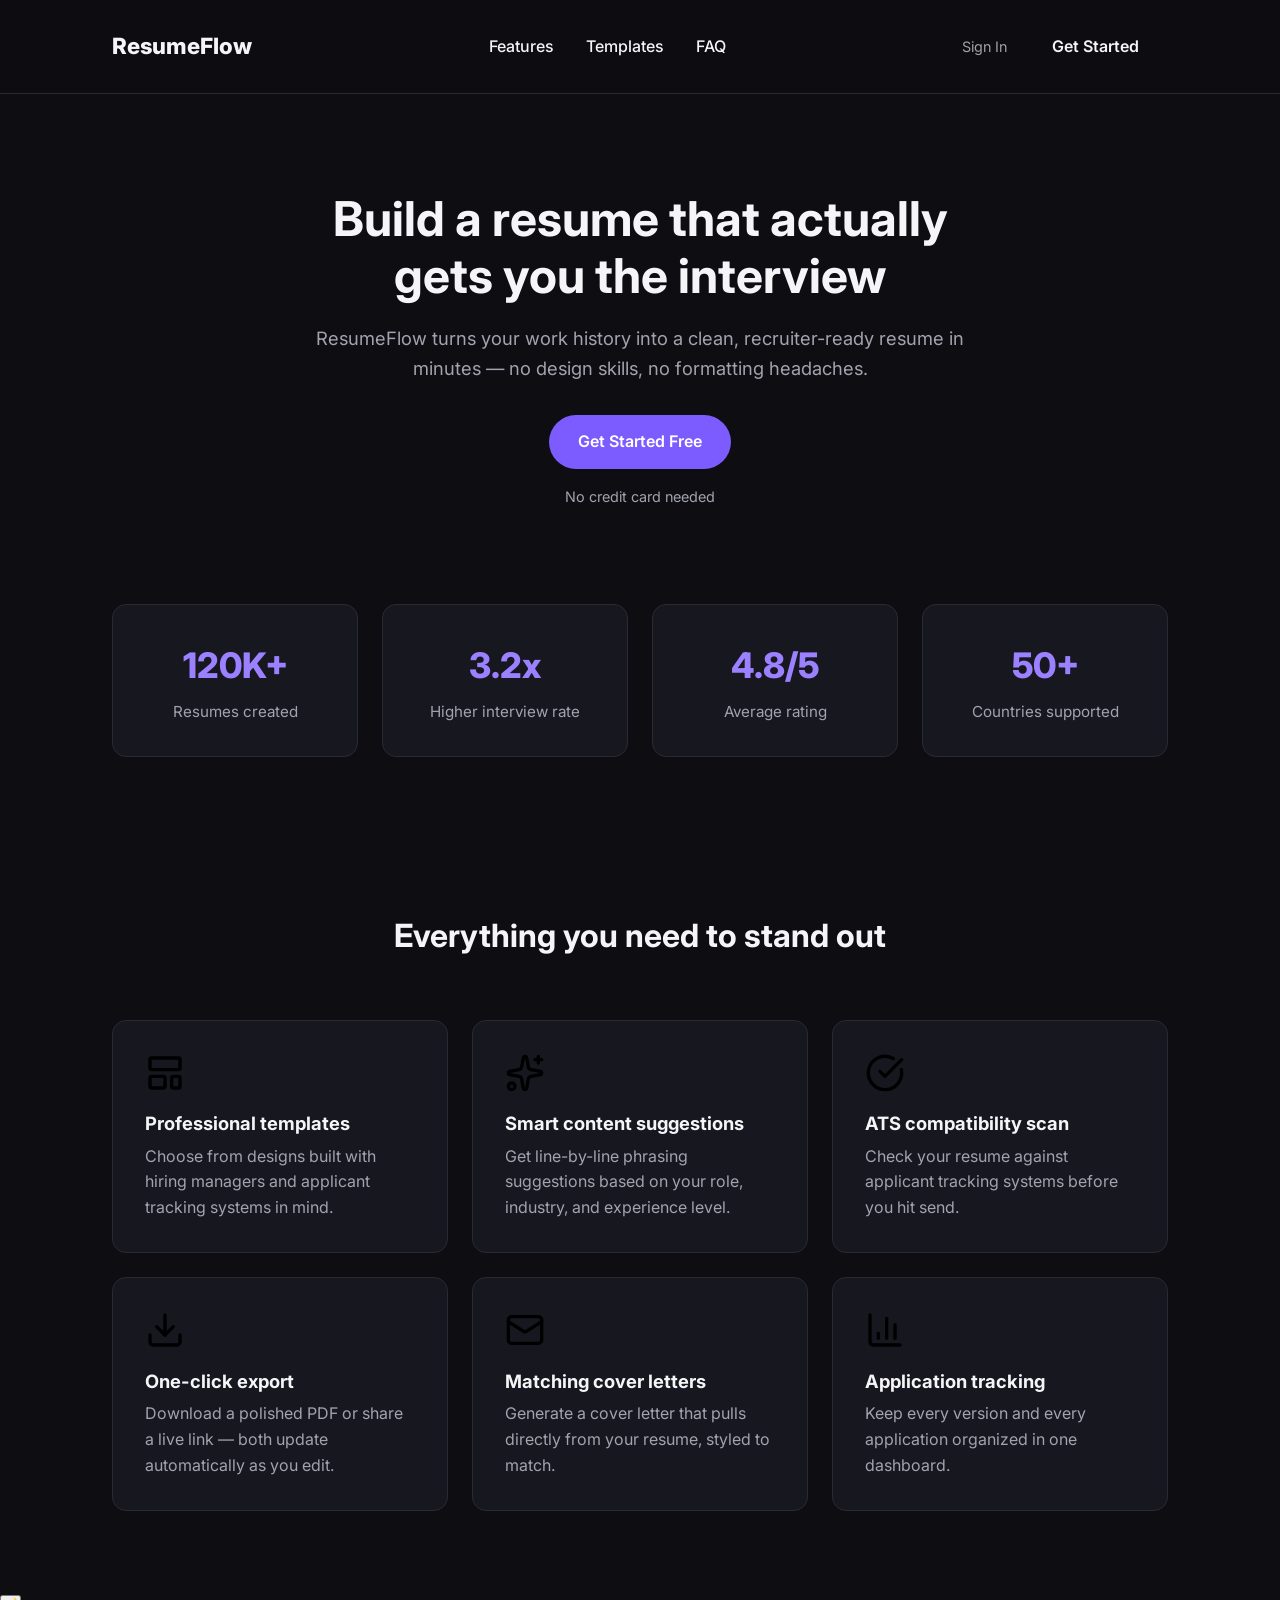
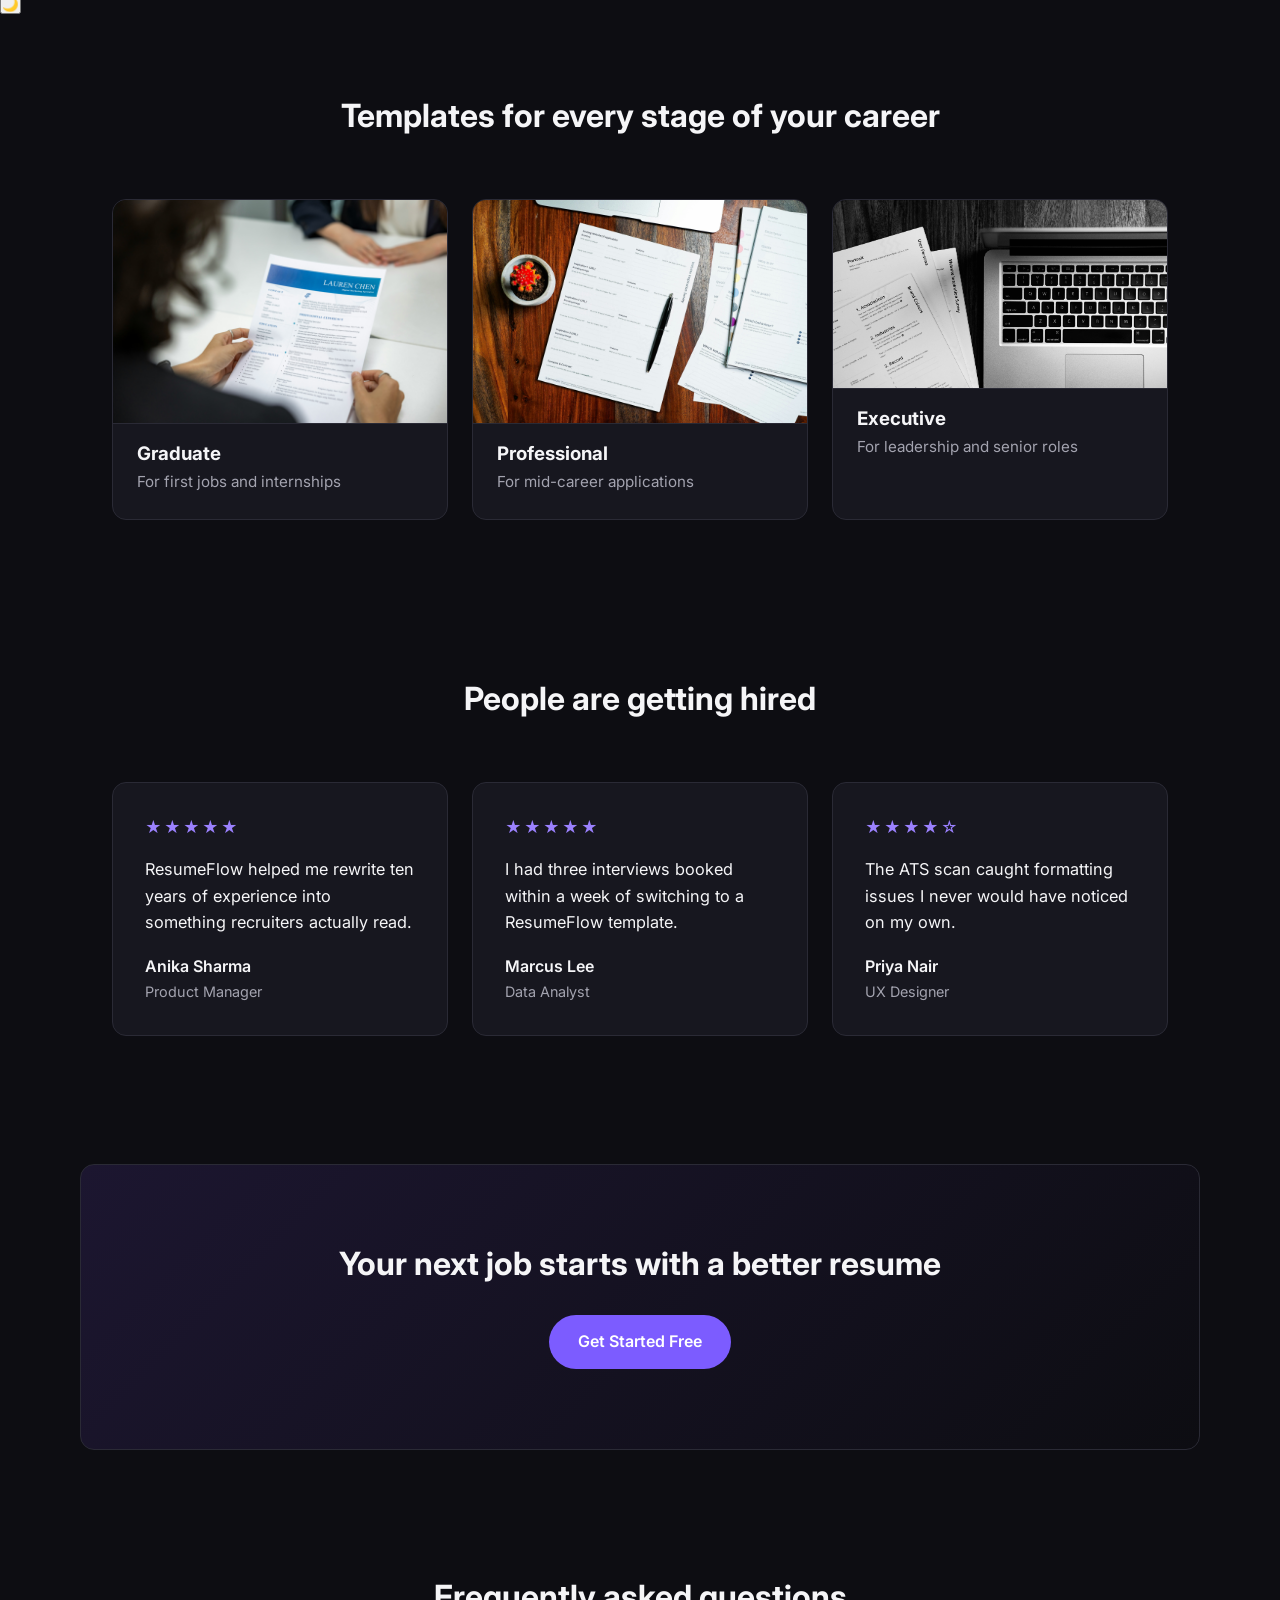
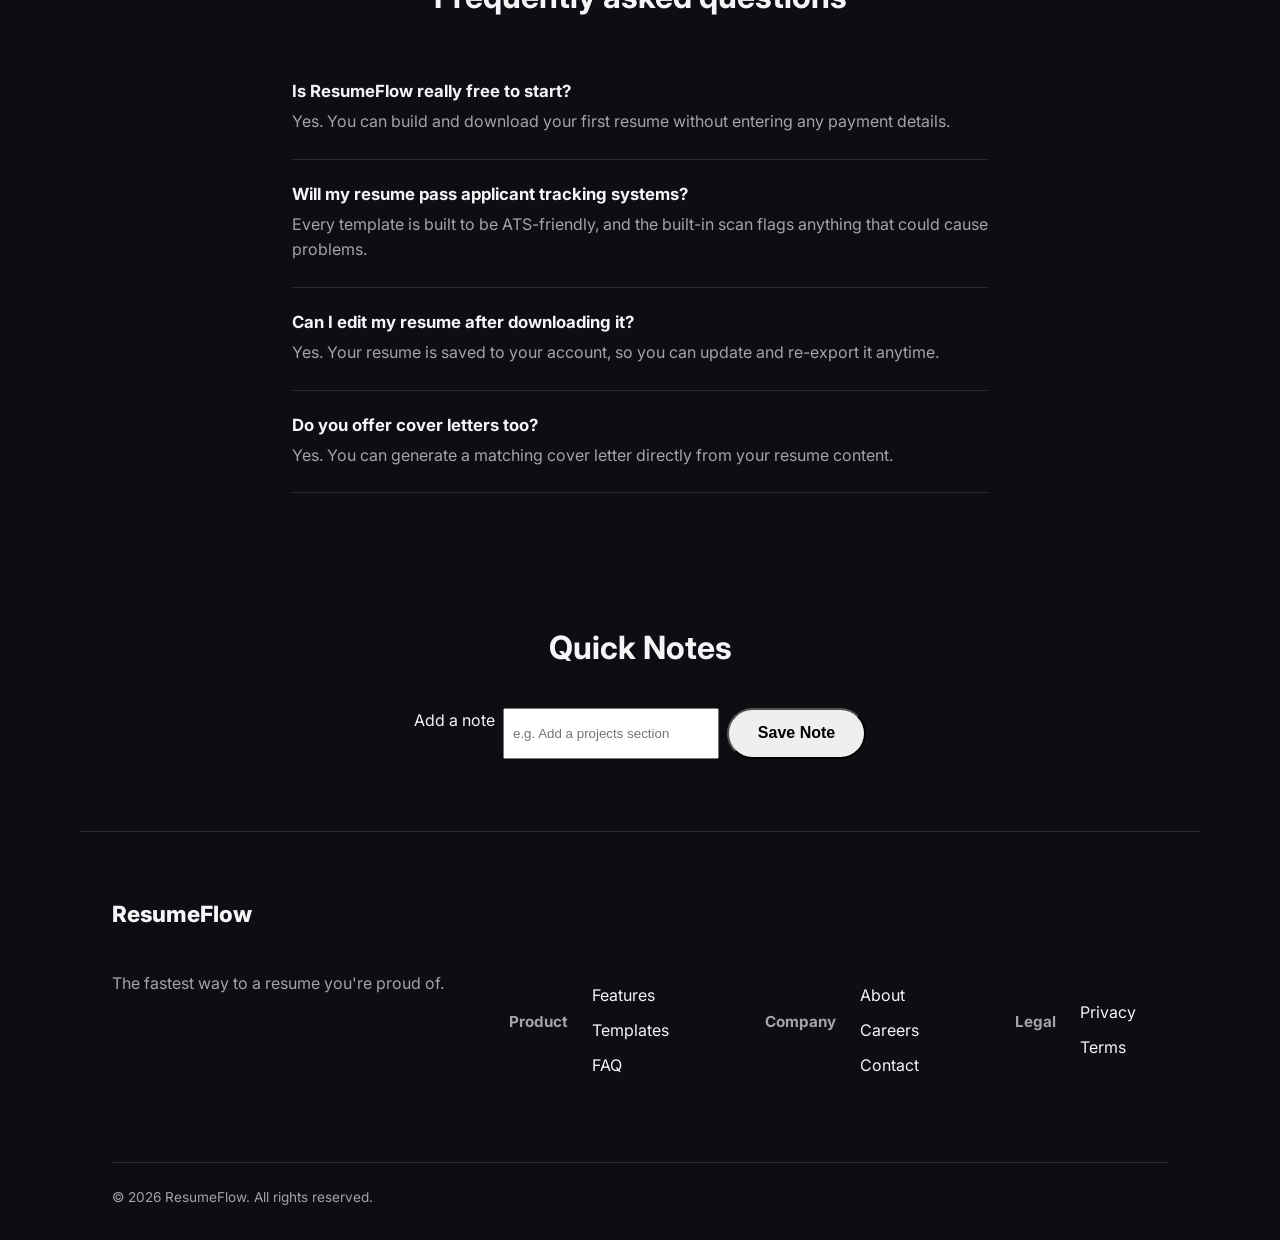
<file: index.html>
<!DOCTYPE html>
<html lang="en">
<head>
  <meta charset="UTF-8">
  <meta name="viewport" content="width=device-width, initial-scale=1.0">
  <title>ResumeFlow — Build a resume that gets you hired</title>
  <link rel="preconnect" href="https://fonts.googleapis.com">
  <link href="https://fonts.googleapis.com/css2?family=Inter:wght@400;500;600;700;800&display=swap" rel="stylesheet">
  <link rel="stylesheet" href="style.css">
</head>
<body>

  <header>
  <nav class="navbar">
    <p class="logo">ResumeFlow</p>
    <ul class="nav-links">
      <li><a href="#features">Features</a></li>
      <li><a href="#templates">Templates</a></li>
      <li><a href="#faq">FAQ</a></li>
    </ul>
    <p class="nav-buttons">
      <a href="login.html" class="btn-text">Sign In</a>
      <a href="register.html" class="btn">Get Started</a>
    </p>
  </nav>
</header>

  <main>

    <section class="hero">
      <h1 id="hero-headline">Build a resume that actually gets you the interview</h1>
      <p class="hero-subtext">ResumeFlow turns your work history into a clean, recruiter-ready resume in minutes — no design skills, no formatting headaches.</p>
      <a href="#cta" class="btn btn-primary">Get Started Free</a>
      <p class="reassurance">No credit card needed</p>
    </section>

    <section class="stats" aria-label="ResumeFlow usage statistics">
      <article class="stat-card">
        <p class="stat-number">120K+</p>
        <p class="stat-label">Resumes created</p>
      </article>
      <article class="stat-card">
        <p class="stat-number">3.2x</p>
        <p class="stat-label">Higher interview rate</p>
      </article>
      <article class="stat-card">
        <p class="stat-number">4.8/5</p>
        <p class="stat-label">Average rating</p>
      </article>
      <article class="stat-card">
        <p class="stat-number">50+</p>
        <p class="stat-label">Countries supported</p>
      </article>
    </section>

    <section id="features" class="features">
      <h2>Everything you need to stand out</h2>
      <article class="feature-card">
        <img src="images/icon-template.svg" alt="Stack of resume template layouts icon">
        <h3>Professional templates</h3>
        <p>Choose from designs built with hiring managers and applicant tracking systems in mind.</p>
      </article>
      <article class="feature-card">
        <img src="images/icon-ai.svg" alt="Spark icon representing smart writing suggestions">
        <h3>Smart content suggestions</h3>
        <p>Get line-by-line phrasing suggestions based on your role, industry, and experience level.</p>
      </article>
      <article class="feature-card">
        <img src="images/icon-ats.svg" alt="Checklist icon representing ATS compatibility scan">
        <h3>ATS compatibility scan</h3>
        <p>Check your resume against applicant tracking systems before you hit send.</p>
      </article>
      <article class="feature-card">
        <img src="images/icon-export.svg" alt="Download arrow icon representing file export">
        <h3>One-click export</h3>
        <p>Download a polished PDF or share a live link — both update automatically as you edit.</p>
      </article>
      <article class="feature-card">
        <img src="images/icon-cover.svg" alt="Letter icon representing cover letter builder">
        <h3>Matching cover letters</h3>
        <p>Generate a cover letter that pulls directly from your resume, styled to match.</p>
      </article>
      <article class="feature-card">
        <img src="images/icon-track.svg" alt="Graph icon representing application tracking">
        <h3>Application tracking</h3>
        <p>Keep every version and every application organized in one dashboard.</p>
      </article>
    </section>
    
    <button id="themeToggle" aria-label="Toggle theme">🌙</button>

    <section id="templates" class="templates">
      <h2>Templates for every stage of your career</h2>
      <article class="template-card">
        <img src="images/template-graduate.jpg" alt="Preview of the Graduate resume template">
        <h3>Graduate</h3>
        <p>For first jobs and internships</p>
      </article>
      <article class="template-card">
        <img src="images/template-professional.jpg" alt="Preview of the Professional resume template">
        <h3>Professional</h3>
        <p>For mid-career applications</p>
      </article>
      <article class="template-card">
        <img src="images/template-executive.jpg" alt="Preview of the Executive resume template">
        <h3>Executive</h3>
        <p>For leadership and senior roles</p>
      </article>
    </section>

    <section class="testimonials">
      <h2>People are getting hired</h2>
      <article class="testimonial-card">
        <p class="stars" aria-label="5 out of 5 stars">★★★★★</p>
        <blockquote>ResumeFlow helped me rewrite ten years of experience into something recruiters actually read.</blockquote>
        <p class="testimonial-name">Anika Sharma</p>
        <p class="testimonial-role">Product Manager</p>
      </article>
      <article class="testimonial-card">
        <p class="stars" aria-label="5 out of 5 stars">★★★★★</p>
        <blockquote>I had three interviews booked within a week of switching to a ResumeFlow template.</blockquote>
        <p class="testimonial-name">Marcus Lee</p>
        <p class="testimonial-role">Data Analyst</p>
      </article>
      <article class="testimonial-card">
        <p class="stars" aria-label="4 out of 5 stars">★★★★☆</p>
        <blockquote>The ATS scan caught formatting issues I never would have noticed on my own.</blockquote>
        <p class="testimonial-name">Priya Nair</p>
        <p class="testimonial-role">UX Designer</p>
      </article>
    </section>

    <section id="cta" class="cta-band">
      <h2>Your next job starts with a better resume</h2>
      <a href="#" class="btn btn-primary">Get Started Free</a>
    </section>

    <section id="faq" class="faq">
      <h2>Frequently asked questions</h2>
      <article class="faq-item">
        <h3>Is ResumeFlow really free to start?</h3>
        <p>Yes. You can build and download your first resume without entering any payment details.</p>
      </article>
      <article class="faq-item">
        <h3>Will my resume pass applicant tracking systems?</h3>
        <p>Every template is built to be ATS-friendly, and the built-in scan flags anything that could cause problems.</p>
      </article>
      <article class="faq-item">
        <h3>Can I edit my resume after downloading it?</h3>
        <p>Yes. Your resume is saved to your account, so you can update and re-export it anytime.</p>
      </article>
      <article class="faq-item">
        <h3>Do you offer cover letters too?</h3>
        <p>Yes. You can generate a matching cover letter directly from your resume content.</p>
      </article>
    </section>

    <section class="notes-demo">
  <h2>Quick Notes</h2>
  <form id="noteForm">
    <label for="noteInput">Add a note</label>
    <input type="text" id="noteInput" placeholder="e.g. Add a projects section" required>
    <button type="submit" class="btn">Save Note</button>
  </form>

  <ul id="notesList"></ul>
</section>

  </main>

  <footer>
    <p class="logo">ResumeFlow</p>
    <p class="footer-tagline">The fastest way to a resume you're proud of.</p>

    <nav class="footer-column" aria-label="Product links">
      <h4>Product</h4>
      <ul>
        <li><a href="#features">Features</a></li>
        <li><a href="#templates">Templates</a></li>
        <li><a href="#faq">FAQ</a></li>
      </ul>
    </nav>

    <nav class="footer-column" aria-label="Company links">
      <h4>Company</h4>
      <ul>
        <li><a href="#">About</a></li>
        <li><a href="#">Careers</a></li>
        <li><a href="#">Contact</a></li>
      </ul>
    </nav>

    <nav class="footer-column" aria-label="Legal links">
      <h4>Legal</h4>
      <ul>
        <li><a href="#">Privacy</a></li>
        <li><a href="#">Terms</a></li>
      </ul>
    </nav>

    <p class="copyright">© <time id="year">2026</time> ResumeFlow. All rights reserved.</p>
  </footer>

  <script src="script.js"></script>
</body>
</html>
</file>
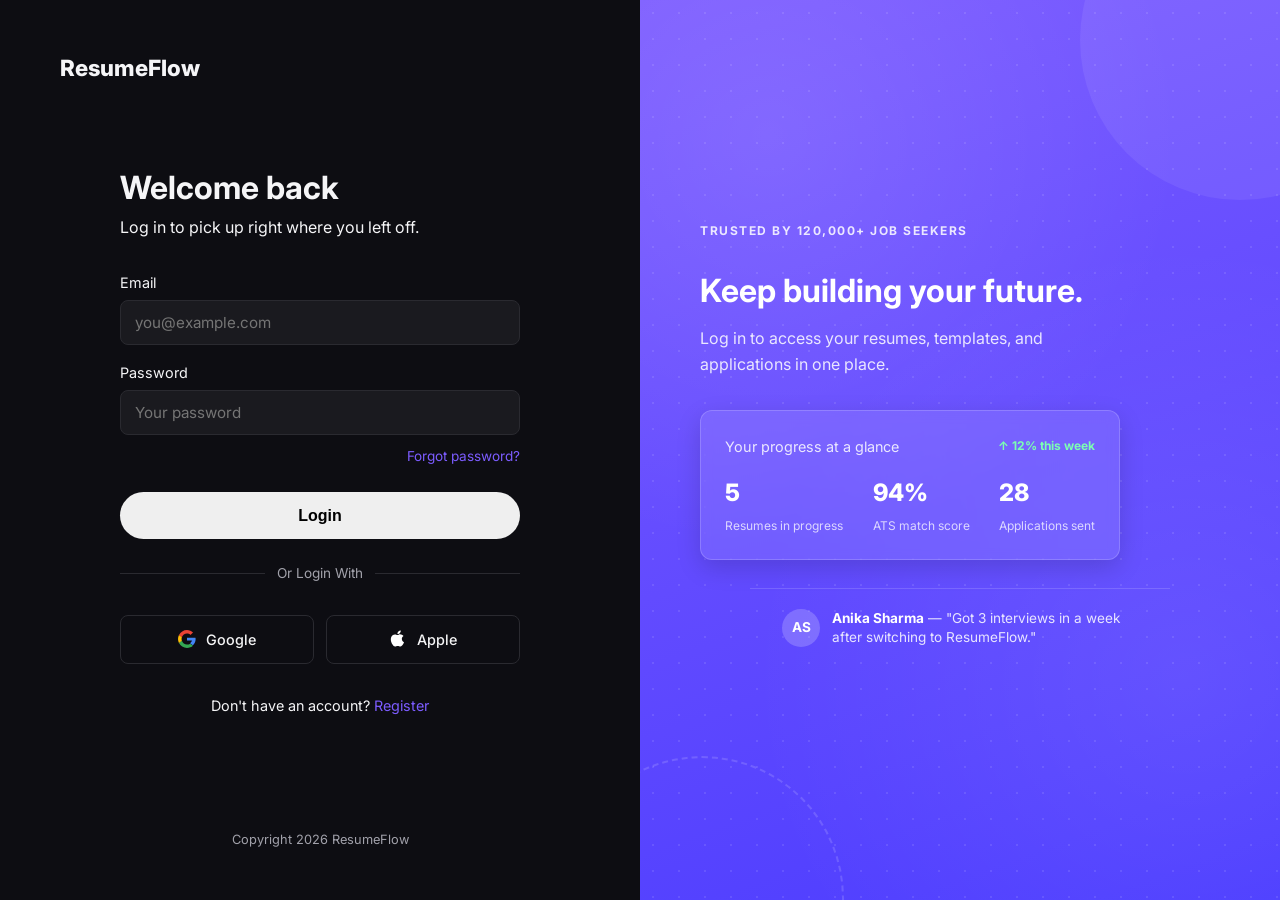
<file: login.html>
<!DOCTYPE html>
<html lang="en">
<head>
  <meta charset="UTF-8">
  <meta name="viewport" content="width=device-width, initial-scale=1.0">
  <title>Sign In - ResumeFlow</title>
  <link href="https://fonts.googleapis.com/css2?family=Inter:wght@400;500;700;800&display=swap" rel="stylesheet">
  <link rel="stylesheet" href="style.css">
  <link rel="stylesheet" href="auth.css">
</head>
<body>

  <main class="auth-wrap">

    <section class="auth-form-side">
      <p class="logo"><a href="index.html">ResumeFlow</a></p>

      <section class="auth-form">
        <h1>Welcome back</h1>
        <p>Log in to pick up right where you left off.</p>

        <form>
          <label for="email">Email</label>
          <input type="email" id="email" name="email" placeholder="you@example.com" required>

          <label for="password">Password</label>
          <input type="password" id="password" name="password" placeholder="Your password" required>

          <p class="forgot-link"><a href="#">Forgot password?</a></p>

          <button type="submit" class="btn btn-full">Login</button>
        </form>

        <p class="divider">Or Login With</p>

        <p class="oauth-row">
          <a href="#" class="btn-outline">
            <svg class="google-icon" viewBox="0 0 24 24" aria-hidden="true">
              <path d="M23.49 12.27c0-.82-.07-1.42-.22-2.05H12v3.72h6.53c-.13 1.03-.85 2.58-2.44 3.62l-.02.15 3.55 2.75.25.02c2.26-2.09 3.62-5.17 3.62-8.21z"/>
              <path d="M12 24c3.24 0 5.95-1.07 7.93-2.91l-3.78-2.92c-1.02.71-2.38 1.2-4.15 1.2-3.17 0-5.86-2.09-6.82-4.99l-.14.01-3.69 2.86-.05.13C3.29 21.3 7.31 24 12 24z"/>
              <path d="M5.18 14.38A7.4 7.4 0 0 1 4.78 12c0-.83.15-1.63.39-2.38l-.01-.16-3.74-2.9-.12.06A11.98 11.98 0 0 0 0 12c0 1.93.47 3.76 1.3 5.38l3.88-3z"/>
              <path d="M12 4.75c2.25 0 3.77.97 4.64 1.78l3.38-3.3C17.94 1.19 15.24 0 12 0 7.31 0 3.29 2.7 1.3 6.62l3.87 3c.97-2.9 3.66-4.87 6.83-4.87z"/>
            </svg>
            Google
          </a>
          <a href="#" class="btn-outline">
            <svg class="apple-icon" viewBox="0 0 24 24" aria-hidden="true">
              <path d="M17.05 12.04c-.03-2.7 2.2-4 2.3-4.06-1.26-1.84-3.22-2.1-3.92-2.13-1.67-.17-3.26.98-4.1.98-.85 0-2.15-.96-3.53-.93-1.82.03-3.5 1.06-4.44 2.68-1.9 3.29-.49 8.16 1.36 10.83.9 1.31 1.98 2.78 3.4 2.73 1.36-.06 1.88-.88 3.53-.88 1.64 0 2.11.88 3.55.85 1.47-.02 2.4-1.33 3.3-2.65 1.04-1.52 1.47-3 1.5-3.07-.03-.02-2.87-1.1-2.9-4.35zM14.53 3.94c.75-.9 1.26-2.16 1.12-3.42-1.08.04-2.4.72-3.18 1.62-.7.8-1.31 2.08-1.14 3.3 1.2.1 2.44-.6 3.2-1.5z"/>
            </svg>
            Apple
          </a>
        </p>

        <p class="switch-auth">Don't have an account? <a href="register.html">Register</a></p>
      </section>

      <p class="auth-footer">Copyright <time id="year"></time> ResumeFlow</p>
    </section>

    <aside class="auth-panel">
      <p class="eyebrow">Trusted by 120,000+ job seekers</p>
      <h2>Keep building your future.</h2>
      <p>Log in to access your resumes, templates, and applications in one place.</p>

      <article class="preview-card">
        <p class="preview-title">
          Your progress at a glance
          <strong class="trend">↑ 12% this week</strong>
        </p>
        <ul class="preview-stats">
          <li class="preview-stat">
            <strong>5</strong>
            <small>Resumes in progress</small>
          </li>
          <li class="preview-stat">
            <strong>94%</strong>
            <small>ATS match score</small>
          </li>
          <li class="preview-stat">
            <strong>28</strong>
            <small>Applications sent</small>
          </li>
        </ul>
      </article>

      <footer class="testimonial-mini">
        <abbr class="avatar" title="Anika Sharma">AS</abbr>
        <p><strong class="name">Anika Sharma</strong> — "Got 3 interviews in a week after switching to ResumeFlow."</p>
      </footer>
    </aside>

  </main>

  <script src="script.js"></script>
</body>
</html>
</file>
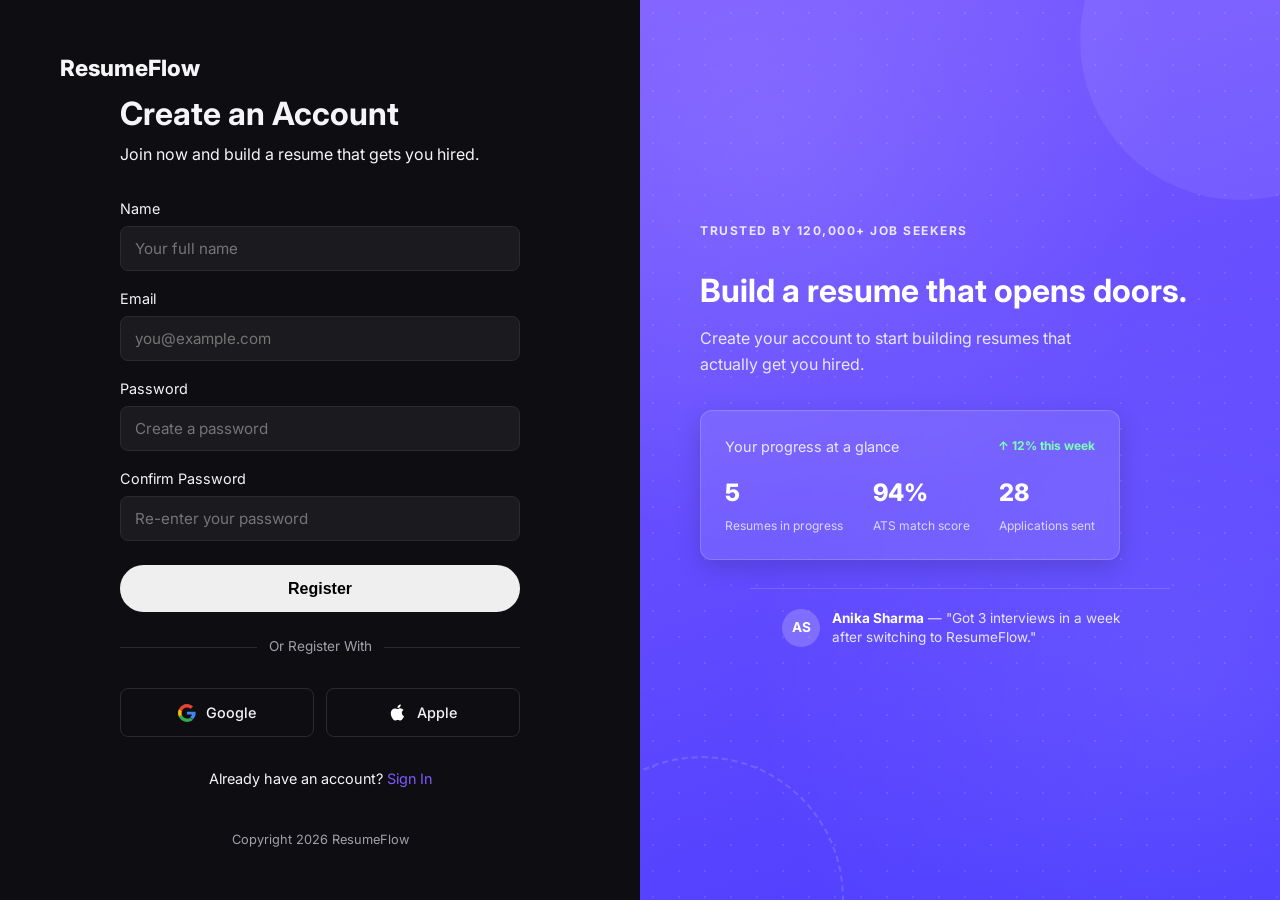
<file: register.html>
<!DOCTYPE html>
<html lang="en">
<head>
  <meta charset="UTF-8">
  <meta name="viewport" content="width=device-width, initial-scale=1.0">
  <title>Create an Account - ResumeFlow</title>
  <link href="https://fonts.googleapis.com/css2?family=Inter:wght@400;500;700;800&display=swap" rel="stylesheet">
  <link rel="stylesheet" href="style.css">
  <link rel="stylesheet" href="auth.css">
</head>
<body>

  <main class="auth-wrap">

    <section class="auth-form-side">
      <p class="logo"><a href="index.html">ResumeFlow</a></p>

      <section class="auth-form">
        <h1>Create an Account</h1>
        <p>Join now and build a resume that gets you hired.</p>

        <form id="registerForm">
          <label for="name">Name</label>
          <input type="text" id="name" name="name" placeholder="Your full name" required>

          <label for="email">Email</label>
          <input type="email" id="email" name="email" placeholder="you@example.com" required>

          <label for="password">Password</label>
          <input type="password" id="password" name="password" placeholder="Create a password" required>

          <label for="confirm-password">Confirm Password</label>
          <input type="password" id="confirm-password" name="confirm-password" placeholder="Re-enter your password" required>

          <button type="submit" class="btn btn-full">Register</button>
        </form>

        <p class="divider">Or Register With</p>

        <p class="oauth-row">
          <a href="#" class="btn-outline">
            <svg class="google-icon" viewBox="0 0 24 24" aria-hidden="true">
              <path d="M23.49 12.27c0-.82-.07-1.42-.22-2.05H12v3.72h6.53c-.13 1.03-.85 2.58-2.44 3.62l-.02.15 3.55 2.75.25.02c2.26-2.09 3.62-5.17 3.62-8.21z"/>
              <path d="M12 24c3.24 0 5.95-1.07 7.93-2.91l-3.78-2.92c-1.02.71-2.38 1.2-4.15 1.2-3.17 0-5.86-2.09-6.82-4.99l-.14.01-3.69 2.86-.05.13C3.29 21.3 7.31 24 12 24z"/>
              <path d="M5.18 14.38A7.4 7.4 0 0 1 4.78 12c0-.83.15-1.63.39-2.38l-.01-.16-3.74-2.9-.12.06A11.98 11.98 0 0 0 0 12c0 1.93.47 3.76 1.3 5.38l3.88-3z"/>
              <path d="M12 4.75c2.25 0 3.77.97 4.64 1.78l3.38-3.3C17.94 1.19 15.24 0 12 0 7.31 0 3.29 2.7 1.3 6.62l3.87 3c.97-2.9 3.66-4.87 6.83-4.87z"/>
            </svg>
            Google
          </a>
          <a href="#" class="btn-outline">
            <svg class="apple-icon" viewBox="0 0 24 24" aria-hidden="true">
              <path d="M17.05 12.04c-.03-2.7 2.2-4 2.3-4.06-1.26-1.84-3.22-2.1-3.92-2.13-1.67-.17-3.26.98-4.1.98-.85 0-2.15-.96-3.53-.93-1.82.03-3.5 1.06-4.44 2.68-1.9 3.29-.49 8.16 1.36 10.83.9 1.31 1.98 2.78 3.4 2.73 1.36-.06 1.88-.88 3.53-.88 1.64 0 2.11.88 3.55.85 1.47-.02 2.4-1.33 3.3-2.65 1.04-1.52 1.47-3 1.5-3.07-.03-.02-2.87-1.1-2.9-4.35zM14.53 3.94c.75-.9 1.26-2.16 1.12-3.42-1.08.04-2.4.72-3.18 1.62-.7.8-1.31 2.08-1.14 3.3 1.2.1 2.44-.6 3.2-1.5z"/>
            </svg>
            Apple
          </a>
        </p>

        <p class="switch-auth">Already have an account? <a href="login.html">Sign In</a></p>
      </section>

      <p class="auth-footer">Copyright <time id="year"></time> ResumeFlow</p>
    </section>

    <aside class="auth-panel">
      <p class="eyebrow">Trusted by 120,000+ job seekers</p>
      <h2>Build a resume that opens doors.</h2>
      <p>Create your account to start building resumes that actually get you hired.</p>

      <article class="preview-card">
        <p class="preview-title">
          Your progress at a glance
          <strong class="trend">↑ 12% this week</strong>
        </p>
        <ul class="preview-stats">
          <li class="preview-stat">
            <strong>5</strong>
            <small>Resumes in progress</small>
          </li>
          <li class="preview-stat">
            <strong>94%</strong>
            <small>ATS match score</small>
          </li>
          <li class="preview-stat">
            <strong>28</strong>
            <small>Applications sent</small>
          </li>
        </ul>
      </article>

      <footer class="testimonial-mini">
        <abbr class="avatar" title="Anika Sharma">AS</abbr>
        <p><strong class="name">Anika Sharma</strong> — "Got 3 interviews in a week after switching to ResumeFlow."</p>
      </footer>
    </aside>

  </main>

  <script src="script.js"></script>
</body>
</html>
</file>
<file: style.css>
:root {
  --bg: #0d0d12;
  --bg-card: #17171f;
  --text: #f5f5f7;
  --text-muted: #a3a3af;
  --accent: #7c5cff;
  --accent-light: #9b81ff;
  --border: #2a2a35;
  --radius: 14px;
  --max-width: 1120px;
}

* {
  margin: 0;
  padding: 0;
  box-sizing: border-box;
}

body {
  font-family: 'Inter', sans-serif;
  background-color: var(--bg);
  color: var(--text);
  line-height: 1.6;
}

img {
  max-width: 100%;
  display: block;
}

a {
  color: inherit;
  text-decoration: none;
}

ul {
  list-style: none;
}

h1, h2, h3, h4 {
  font-weight: 700;
  line-height: 1.2;
}

h2 {
  font-size: 2rem;
  text-align: center;
  margin-bottom: 2.5rem;
}

.btn {
  display: inline-block;
  padding: 0.9rem 1.8rem;
  border-radius: 999px;
  font-weight: 600;
  font-size: 1rem;
  transition: transform 0.15s ease, opacity 0.15s ease;
}

.btn-primary {
  background-color: var(--accent);
  color: #ffffff;
}

.btn-primary:hover {
  background-color: var(--accent-light);
  transform: translateY(-2px);
}

.logo {
  font-size: 1.4rem;
  font-weight: 800;
}

header {
  border-bottom: 1px solid var(--border);
  position: sticky;
  top: 0;
  background-color: rgba(13, 13, 18, 0.9);
  backdrop-filter: blur(8px);
  z-index: 10;
}

nav {
  max-width: var(--max-width);
  margin: 0 auto;
  padding: 1.2rem 2rem;
  display: flex;
  align-items: center;
  justify-content: space-between;
  gap: 1.5rem;
}

.nav-links {
  display: flex;
  gap: 2rem;
  font-weight: 500;
}

.nav-links a:hover {
  color: var(--accent-light);
}

.nav-cta {
  padding: 0.6rem 1.4rem;
  font-size: 0.9rem;
}

.hero {
  max-width: 760px;
  margin: 0 auto;
  padding: 6rem 2rem 4rem;
  text-align: center;
}

.hero h1 {
  font-size: 3rem;
  margin-bottom: 1.2rem;
}

.hero-subtext {
  font-size: 1.15rem;
  color: var(--text-muted);
  margin-bottom: 2rem;
}

.reassurance {
  margin-top: 1rem;
  font-size: 0.9rem;
  color: var(--text-muted);
}

.stats {
  max-width: var(--max-width);
  margin: 0 auto;
  padding: 2rem 2rem 5rem;
  display: grid;
  grid-template-columns: repeat(4, 1fr);
  gap: 1.5rem;
}

.stat-card {
  background-color: var(--bg-card);
  border: 1px solid var(--border);
  border-radius: var(--radius);
  padding: 2rem 1rem;
  text-align: center;
}

.stat-number {
  font-size: 2.2rem;
  font-weight: 800;
  color: var(--accent-light);
}

.stat-label {
  color: var(--text-muted);
  font-size: 0.95rem;
  margin-top: 0.4rem;
}

.features {
  max-width: var(--max-width);
  margin: 0 auto;
  padding: 5rem 2rem;
  display: grid;
  grid-template-columns: 1fr;
  gap: 1.5rem;
}

.features h2 {
  grid-column: 1 / -1;
}

.feature-card {
  background-color: var(--bg-card);
  border: 1px solid var(--border);
  border-radius: var(--radius);
  padding: 2rem;
}

.feature-card img {
  width: 40px;
  height: 40px;
  margin-bottom: 1.2rem;
}

.feature-card h3 {
  font-size: 1.15rem;
  margin-bottom: 0.6rem;
}

.feature-card p {
  color: var(--text-muted);
}

.templates {
  max-width: var(--max-width);
  margin: 0 auto;
  padding: 5rem 2rem;
  display: grid;
  grid-template-columns: 1fr;
  gap: 1.5rem;
}

.templates h2 {
  grid-column: 1 / -1;
}

.template-card {
  background-color: var(--bg-card);
  border: 1px solid var(--border);
  border-radius: var(--radius);
  overflow: hidden;
  padding-bottom: 1.5rem;
}

.template-card img {
  width: 100%;
  border-bottom: 1px solid var(--border);
}

.template-card h3 {
  padding: 1.2rem 1.5rem 0.3rem;
}

.template-card p {
  padding: 0 1.5rem;
  color: var(--text-muted);
  font-size: 0.95rem;
}

.testimonials {
  max-width: var(--max-width);
  margin: 0 auto;
  padding: 5rem 2rem;
  display: grid;
  grid-template-columns: 1fr;
  gap: 1.5rem;
}

.testimonials h2 {
  grid-column: 1 / -1;
}

.testimonial-card {
  background-color: var(--bg-card);
  border: 1px solid var(--border);
  border-radius: var(--radius);
  padding: 2rem;
}

.stars {
  color: var(--accent-light);
  margin-bottom: 1rem;
  letter-spacing: 2px;
}

blockquote {
  color: var(--text);
  margin-bottom: 1.2rem;
  font-size: 1.02rem;
}

.testimonial-name {
  font-weight: 600;
}

.testimonial-role {
  color: var(--text-muted);
  font-size: 0.9rem;
}

.cta-band {
  text-align: center;
  padding: 5rem 2rem;
  margin: 3rem auto;
  max-width: var(--max-width);
  background: linear-gradient(135deg, #1c1630, #0d0d12);
  border: 1px solid var(--border);
  border-radius: var(--radius);
}

.cta-band h2 {
  margin-bottom: 2rem;
}

.faq {
  max-width: 760px;
  margin: 0 auto;
  padding: 5rem 2rem;
}

.faq-item {
  border-bottom: 1px solid var(--border);
  padding: 1.5rem 0;
}

.faq-item h3 {
  font-size: 1.05rem;
  margin-bottom: 0.5rem;
}

.faq-item p {
  color: var(--text-muted);
}

footer {
  border-top: 1px solid var(--border);
  padding: 4rem 2rem 2rem;
  max-width: var(--max-width);
  margin: 0 auto;
  display: grid;
  grid-template-columns: 2fr 1fr 1fr 1fr;
  gap: 2rem;
}

.footer-tagline {
  color: var(--text-muted);
  margin-top: 0.5rem;
  grid-column: 1 / 2;
}

.footer-column h4 {
  font-size: 0.95rem;
  margin-bottom: 1rem;
  color: var(--text-muted);
}

.footer-column ul {
  display: flex;
  flex-direction: column;
  gap: 0.6rem;
}

.footer-column a:hover {
  color: var(--accent-light);
}

.copyright {
  grid-column: 1 / -1;
  border-top: 1px solid var(--border);
  margin-top: 2rem;
  padding-top: 1.5rem;
  color: var(--text-muted);
  font-size: 0.85rem;
}

@media (min-width: 640px) {
  .stats {
    grid-template-columns: repeat(4, 1fr);
  }
  .features {
    grid-template-columns: repeat(2, 1fr);
  }
  .templates {
    grid-template-columns: repeat(3, 1fr);
  }
  .testimonials {
    grid-template-columns: repeat(3, 1fr);
  }
}

@media (min-width: 900px) {
  .features {
    grid-template-columns: repeat(3, 1fr);
  }
}

@media (max-width: 639px) {
  .stats {
    grid-template-columns: repeat(2, 1fr);
  }
  .hero h1 {
    font-size: 2.2rem;
  }
  .nav-links {
    display: none;
  }
  footer {
    grid-template-columns: 1fr 1fr;
  }
  .footer-tagline {
    grid-column: 1 / -1;
  }
}

.nav-buttons {
  display: flex;
  align-items: center;
  gap: 16px;
}

.btn-text {
  color: #a1a1aa;
  font-size: 0.9rem;
}

.btn-text:hover {
  color: #f4f4f5;
}

.notes-demo {
  max-width: 500px;
  margin: 2rem auto;
  padding: 1.5rem;
}

.notes-demo form {
  display: flex;
  gap: 0.5rem;
  margin-bottom: 1rem;
}

.notes-demo input {
  flex: 1;
  padding: 0.5rem;
}

#notesList {
  list-style: none;
  padding: 0;
}

#notesList li {
  display: flex;
  justify-content: space-between;
  align-items: center;
  padding: 0.5rem;
  border-bottom: 1px solid #ddd;
}
</file>
<file: auth.css>
.auth-wrap {
  display: flex;
  min-height: 100vh;
}

.auth-form-side {
  flex: 1;
  display: flex;
  flex-direction: column;
  justify-content: space-between;
  padding: 50px 60px;
}

.auth-form {
  max-width: 400px;
  margin: 0 auto;
  width: 100%;
}

.auth-form h1 {
  font-size: 2rem;
  margin-bottom: 8px;
}

.auth-form > p {
  margin-bottom: 30px;
}

form label {
  display: block;
  font-size: 0.9rem;
  margin-bottom: 6px;
  margin-top: 16px;
}

form label:first-child {
  margin-top: 0;
}

form input {
  width: 100%;
  background: #1a1a1f;
  border: 1px solid #2a2a30;
  color: #f4f4f5;
  padding: 12px 14px;
  border-radius: 8px;
  font-size: 0.95rem;
  font-family: inherit;
}

form input:focus {
  outline: none;
  border-color: #7c5cff;
}

.forgot-link {
  text-align: right;
  margin-top: 8px;
}

.forgot-link a {
  color: #7c5cff;
  font-size: 0.85rem;
}

.input-group {
  position: relative;
  margin: 0;
}

.input-group input {
  padding-right: 44px;
}

.toggle-password {
  position: absolute;
  right: 12px;
  top: 50%;
  transform: translateY(-50%);
  background: none;
  border: none;
  color: #a1a1aa;
  cursor: pointer;
  display: flex;
  padding: 0;
}

.toggle-password:hover {
  color: #f4f4f5;
}

.btn-full {
  width: 100%;
  text-align: center;
  border: none;
  margin-top: 24px;
  cursor: pointer;
  font-size: 1rem;
}

.divider {
  display: flex;
  align-items: center;
  text-align: center;
  color: #a1a1aa;
  font-size: 0.85rem;
  margin: 24px 0;
  gap: 12px;
}

.divider::before,
.divider::after {
  content: "";
  flex: 1;
  border-bottom: 1px solid #2a2a30;
}

.oauth-row {
  display: flex;
  gap: 12px;
}

.btn-outline {
  flex: 1;
  display: flex;
  align-items: center;
  justify-content: center;
  gap: 10px;
  padding: 12px;
  border: 1px solid #2a2a30;
  border-radius: 8px;
  color: #f4f4f5;
  font-size: 0.9rem;
  font-weight: 500;
}

.btn-outline:hover {
  border-color: #7c5cff;
}

.switch-auth {
  text-align: center;
  margin-top: 24px;
  font-size: 0.9rem;
}

.switch-auth a {
  color: #7c5cff;
}

.auth-footer {
  text-align: center;
  font-size: 0.8rem;
  color: #a1a1aa;
}

.auth-panel {
  position: relative;
  overflow: hidden;
  flex: 1;
  background:
    radial-gradient(circle at 20% 15%, rgba(255, 255, 255, 0.10) 0%, transparent 45%),
    radial-gradient(circle at 85% 75%, rgba(255, 255, 255, 0.08) 0%, transparent 50%),
    radial-gradient(rgba(255, 255, 255, 0.10) 1px, transparent 1px),
    linear-gradient(160deg, #7c5cff, #4b3cff);
  background-size: auto, auto, 26px 26px, auto;
  color: #fff;
  padding: 60px;
  display: flex;
  flex-direction: column;
  justify-content: center;
}

.auth-panel::before {
  content: "";
  position: absolute;
  top: -120px;
  right: -120px;
  width: 320px;
  height: 320px;
  border-radius: 50%;
  background: rgba(255, 255, 255, 0.07);
  z-index: 0;
}

.auth-panel::after {
  content: "";
  position: absolute;
  bottom: -140px;
  left: -80px;
  width: 280px;
  height: 280px;
  border-radius: 50%;
  border: 2px dashed rgba(255, 255, 255, 0.15);
  z-index: 0;
}

.auth-panel h2,
.auth-panel > p,
.auth-panel .preview-card,
.auth-panel .eyebrow,
.auth-panel .testimonial-mini {
  position: relative;
  z-index: 1;
}

.eyebrow {
  font-size: 0.75rem;
  font-weight: 700;
  letter-spacing: 1.5px;
  text-transform: uppercase;
  color: rgba(255, 255, 255, 0.65);
  margin-bottom: 12px;
}

.auth-panel h2 {
  font-size: 2rem;
  text-align: left;
  margin-bottom: 16px;
}

.auth-panel > p {
  color: rgba(255, 255, 255, 0.85);
  max-width: 420px;
  margin-bottom: 32px;
}

.preview-card {
  background: rgba(255, 255, 255, 0.10);
  backdrop-filter: blur(6px);
  border: 1px solid rgba(255, 255, 255, 0.18);
  border-radius: 12px;
  padding: 24px;
  max-width: 420px;
  box-shadow: 0 8px 24px rgba(0, 0, 0, 0.15);
  margin-bottom: 28px;
}

.preview-title {
  display: flex;
  align-items: center;
  justify-content: space-between;
  color: rgba(255, 255, 255, 0.85);
  font-size: 0.9rem;
  margin-bottom: 16px;
}

.preview-title .trend {
  color: #7CFFB2;
  font-size: 0.75rem;
  font-weight: 700;
}

.preview-stats {
  list-style: none;
  display: flex;
  justify-content: space-between;
  gap: 12px;
  margin: 0;
  padding: 0;
}

.preview-stat strong {
  display: block;
  font-size: 1.5rem;
  font-weight: 800;
}

.preview-stat small {
  display: block;
  margin: 4px 0 0;
  font-size: 0.75rem;
  color: rgba(255, 255, 255, 0.75);
}

.testimonial-mini {
  max-width: 420px;
  display: flex;
  align-items: center;
  gap: 12px;
  padding-top: 20px;
  border-top: 1px solid rgba(255, 255, 255, 0.15);
}

.testimonial-mini .avatar {
  width: 38px;
  height: 38px;
  border-radius: 50%;
  background: rgba(255, 255, 255, 0.2);
  display: flex;
  align-items: center;
  justify-content: center;
  font-weight: 700;
  font-size: 0.85rem;
  text-decoration: none;
  cursor: default;
  flex-shrink: 0;
}

.testimonial-mini p {
  font-size: 0.85rem;
  color: rgba(255, 255, 255, 0.85);
  margin: 0;
  line-height: 1.4;
}

.testimonial-mini strong.name {
  color: #fff;
}

@media (max-width: 800px) {
  .auth-wrap {
    flex-direction: column;
  }

  .auth-panel {
    order: -1;
    padding: 40px 30px;
  }

  .auth-form-side {
    padding: 40px 24px;
  }
}
.btn-outline svg {
  width: 18px;
  height: 18px;
  flex-shrink: 0;
}

.google-icon path:nth-child(1) { fill: #4285F4; }
.google-icon path:nth-child(2) { fill: #34A853; }
.google-icon path:nth-child(3) { fill: #FBBC05; }
.google-icon path:nth-child(4) { fill: #EA4335; }

.apple-icon path {
  fill: #ffffff;
}
</file>
